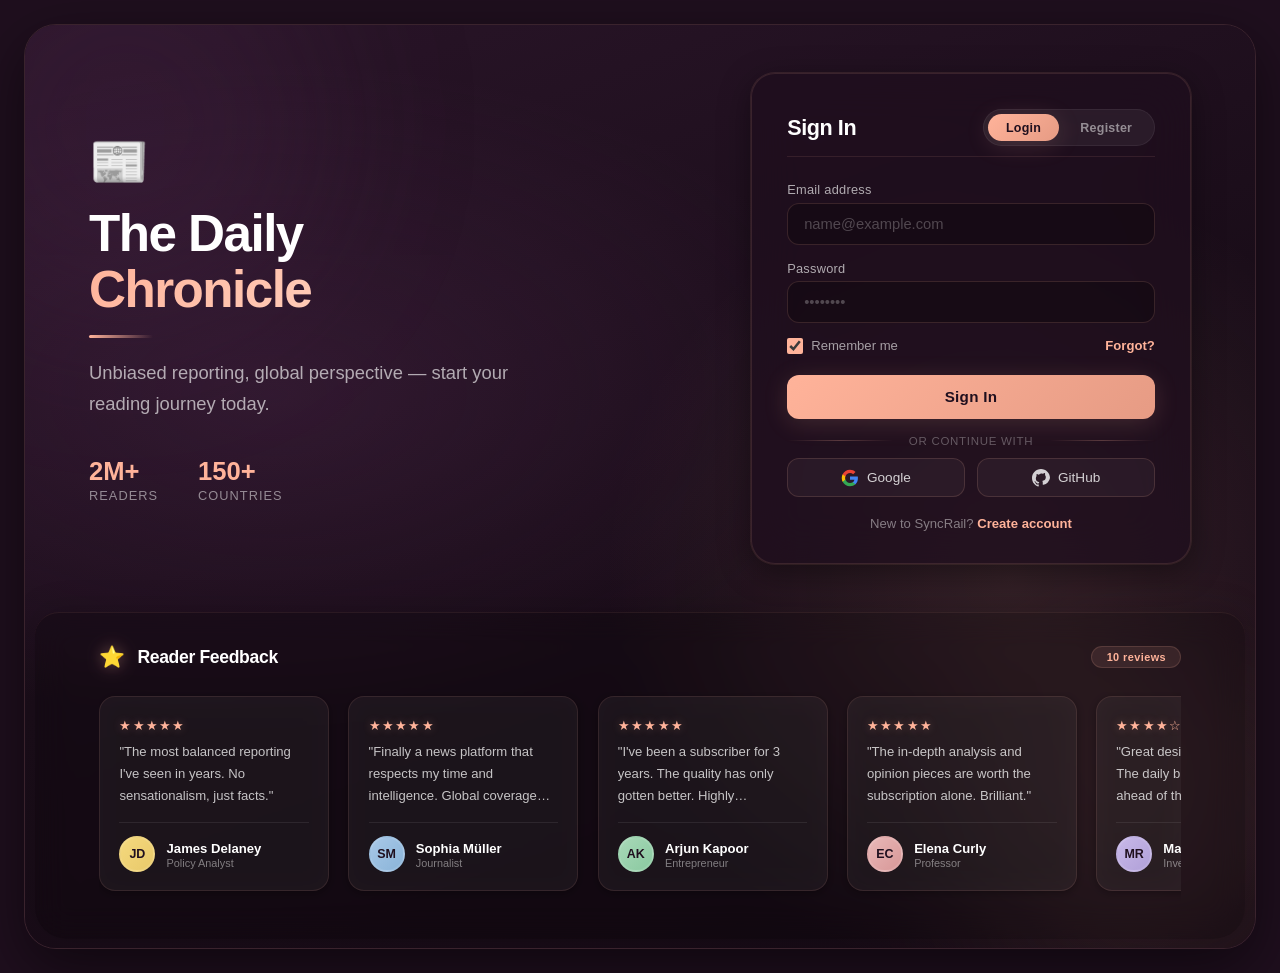
<file: news-frontend/index.html>
<!DOCTYPE html>
<html lang="en">
<head>
    <meta charset="UTF-8" />
    <meta name="viewport" content="width=device-width, initial-scale=1.0, viewport-fit=cover" />
    <title>SyncRail News • Secure Portal</title>
    <link rel="stylesheet" href="style.css" />
<base target="_blank">
</head>
<body>

    <div class="page-wrapper">

        <div class="bg-layer"></div>
        <div class="bg-orb orb-1"></div>
        <div class="bg-orb orb-2"></div>


        <div class="main-content">
            <div class="brand-side">
                <div class="brand-inner">
                    <div class="brand-icon">📰</div>
                    <h1>The Daily <span>Chronicle</span></h1>
                    <div class="brand-divider"></div>
                    <p class="brand-tagline">Unbiased reporting, global perspective — start your reading journey today.</p>
                    <div class="brand-stats">
                        <div class="stat">
                            <span class="stat-num">2M+</span>
                            <span class="stat-label">Readers</span>
                        </div>
                        <div class="stat">
                            <span class="stat-num">150+</span>
                            <span class="stat-label">Countries</span>
                        </div>
                    </div>
                </div>
            </div>


            <div class="auth-wrapper">
                <div class="auth-card">


                    <div class="auth-header">
                        <h2 id="formTitle">Sign In</h2>
                        <div class="toggle-group">
                            <button class="toggle-btn active" id="loginTab" data-form="login">Login</button>
                            <button class="toggle-btn" id="registerTab" data-form="register">Register</button>
                        </div>
                    </div>


                    <div id="loginSection">
                        <form id="loginForm" class="auth-form" novalidate>
                            <div class="input-group">
                                <label>Email address</label>
                                <input type="email" id="loginEmail" required placeholder="name@example.com" autocomplete="email" />
                            </div>
                            <div class="input-group">
                                <label>Password</label>
                                <input type="password" id="loginPassword" required placeholder="••••••••" autocomplete="current-password" />
                            </div>
                            <div class="form-row">
                                <label class="remember-me">
                                    <input type="checkbox" checked /> Remember me
                                </label>
                                <a href="#" id="linkToForgot" class="forgot-link">Forgot?</a>
                            </div>
                            <button type="submit" class="submit-btn">Sign In</button>
                        </form>

                        <div id="socialWrapper">
                            <div class="divider"><span>or continue with</span></div>
                            <div class="oauth-container">
                                <a href="http://localhost:8080/oauth2/authorization/google" class="oauth-btn google-btn">
                                    <svg viewBox="0 0 24 24" width="18" height="18" xmlns="http://www.w3.org/2000/svg">
                                        <path d="M22.56 12.25c0-.78-.07-1.53-.2-2.25H12v4.26h5.92c-.26 1.37-1.04 2.53-2.21 3.31v2.77h3.57c2.08-1.92 3.28-4.74 3.28-8.09z" fill="#4285F4"/>
                                        <path d="M12 23c2.97 0 5.46-.98 7.28-2.66l-3.57-2.77c-.98.66-2.23 1.06-3.71 1.06-2.86 0-5.29-1.93-6.16-4.53H2.18v2.84C3.99 20.53 7.7 23 12 23z" fill="#34A853"/>
                                        <path d="M5.84 14.09c-.22-.66-.35-1.36-.35-2.09s.13-1.43.35-2.09V7.06H2.18C1.43 8.55 1 10.22 1 12s.43 3.45 1.18 4.94l2.85-2.22.81-.63z" fill="#FBBC05"/>
                                        <path d="M12 5.38c1.62 0 3.06.56 4.21 1.64l3.15-3.15C17.45 2.09 14.97 1 12 1 7.7 1 3.99 3.47 2.18 7.06l3.66 2.84c.87-2.6 3.3-4.52 6.16-4.52z" fill="#EA4335"/>
                                    </svg>
                                    Google
                                </a>
                                <a href="http://localhost:8080/oauth2/authorization/github" class="oauth-btn github-btn">
                                    <svg height="18" viewBox="0 0 16 16" width="18" fill="currentColor">
                                        <path d="M8 0C3.58 0 0 3.58 0 8c0 3.54 2.29 6.53 5.47 7.59.4.07.55-.17.55-.38 0-.19-.01-.82-.01-1.49-2.01.37-2.53-.49-2.69-.94-.09-.23-.48-.94-.82-1.13-.28-.15-.68-.52-.01-.53.63-.01 1.08.58 1.23.82.72 1.21 1.87.87 2.33.66.07-.52.28-.87.51-1.07-1.54-.17-3.15-.77-3.15-3.41 0-.75.27-1.37.71-1.85-.07-.17-.31-.88.07-1.83 0 0 .58-.18 1.91.72A6.516 6.516 0 018 4c.53.01 1.07.07 1.57.21 1.33-.91 1.91-.72 1.91-.72.39.95.15 1.66.08 1.83.44.48.71 1.1.71 1.85 0 2.65-1.62 3.24-3.17 3.41.25.21.47.62.47 1.26 0 .91-.01 1.65-.01 1.87 0 .21.15.46.55.38A8.013 8.013 0 0016 8c0-4.42-3.58-8-8-8z" />
                                    </svg>
                                    GitHub
                                </a>
                            </div>
                        </div>

                        <p class="switch-text">
                            New to SyncRail? <a href="#" id="linkToRegister">Create account</a>
                        </p>
                    </div>


                    <div id="registerSection" class="hidden">
                        <form id="registerForm" class="auth-form" novalidate>
                            <div class="input-group">
                                <label>Full name</label>
                                <input type="text" id="regName" required placeholder="John Doe" />
                            </div>
                            <div class="input-group">
                                <label>Email address</label>
                                <input type="email" id="regEmail" required placeholder="name@example.com" />
                            </div>
                            <div class="input-group">
                                <label>Password</label>
                                <input type="password" id="regPassword" required placeholder="Min 8 characters" minlength="8" />
                            </div>
                            <button type="submit" class="submit-btn register-color">Send verification OTP</button>
                        </form>
                        <p class="switch-text">
                            Already registered? <a href="#" id="linkToLogin">Sign in</a>
                        </p>
                    </div>


                    <div id="otpSection" class="hidden">
                        <form id="otpForm" class="auth-form" novalidate>
                            <h2>Verify your email</h2>
                            <p class="otp-instruction">We sent a 4‑digit code to <strong id="targetEmailDisplay"></strong></p>
                            <div class="input-group">
                                <label>Enter OTP</label>
                                <input type="text" id="otpInput" required maxlength="4" placeholder="1234" inputmode="numeric" class="otp-input" />
                            </div>
                            <button type="submit" class="submit-btn otp-color">Create account</button>
                        </form>
                        <p class="switch-text">
                            <a href="#" id="backToRegister">← Change email</a>
                        </p>
                    </div>

                    <div id="forgotSection" class="hidden">
                        <form id="forgotForm" class="auth-form" novalidate>
                            <h2>Reset password</h2>
                            <p class="otp-instruction">Enter your email to receive a recovery code.</p>
                            <div class="input-group">
                                <label>Email address</label>
                                <input type="email" id="forgotEmail" required placeholder="name@example.com" />
                            </div>
                            <button type="submit" class="submit-btn">Send recovery code</button>
                        </form>
                        <p class="switch-text">
                            <a href="#" class="backToLoginClear">← Back to sign in</a>
                        </p>
                    </div>


                    <div id="resetPasswordSection" class="hidden">
                        <form id="resetPasswordForm" class="auth-form" novalidate>
                            <h2>New password</h2>
                            <p class="otp-instruction">Enter the 4‑digit code and your new password.</p>
                            <div class="input-group">
                                <label>OTP</label>
                                <input type="text" id="forgotOtpInput" required maxlength="4" placeholder="1234" inputmode="numeric" class="otp-input" />
                            </div>
                            <div class="input-group">
                                <label>New password</label>
                                <input type="password" id="forgotNewPassword" required placeholder="Min 8 characters" minlength="8" />
                            </div>
                            <button type="submit" class="submit-btn register-color">Update password</button>
                        </form>
                        <p class="switch-text">
                            <a href="#" id="backToForgotInit">← Try another email</a>
                        </p>
                    </div>

                    <div id="authAlert" class="auth-alert hidden"></div>
                </div>
            </div>

        </div>



        <section class="testimonials-section">
            <div class="testimonials-header">
                <span class="header-icon">⭐</span>
                <h3>Reader Feedback</h3>
                <span class="badge">10 reviews</span>
            </div>

            <div class="testimonials-scroll">
                <div class="testimonial-card">
                    <div class="stars">★★★★★</div>
                    <p class="quote">"The most balanced reporting I've seen in years. No sensationalism, just facts."</p>
                    <div class="user">
                        <div class="avatar gold">JD</div>
                        <div class="info"><span class="name">James Delaney</span><span class="role" style="display: block;">Policy Analyst</span></div>
                    </div>
                </div>
                <div class="testimonial-card">
                    <div class="stars">★★★★★</div>
                    <p class="quote">"Finally a news platform that respects my time and intelligence. Global coverage unmatched."</p>
                    <div class="user">
                        <div class="avatar blue">SM</div>
                        <div class="info"><span class="name">Sophia Müller</span><span class="role" style="display: block";>Journalist</span></div>
                    </div>
                </div>
                <div class="testimonial-card">
                    <div class="stars">★★★★★</div>
                    <p class="quote">"I've been a subscriber for 3 years. The quality has only gotten better. Highly recommend."</p>
                    <div class="user">
                        <div class="avatar green">AK</div>
                        <div class="info"><span class="name">Arjun Kapoor</span><span class="role" style="display: block;">Entrepreneur</span></div>
                    </div>
                </div>
                <div class="testimonial-card">
                    <div class="stars">★★★★★</div>
                    <p class="quote">"The in-depth analysis and opinion pieces are worth the subscription alone. Brilliant."</p>
                    <div class="user">
                        <div class="avatar rose">EC</div>
                        <div class="info"><span class="name">Elena Curly</span><span class="role" style="display: block;">Professor</span></div>
                    </div>
                </div>
                <div class="testimonial-card">
                    <div class="stars">★★★★☆</div>
                    <p class="quote">"Great design, great content. The daily briefings keep me ahead of the curve."</p>
                    <div class="user">
                        <div class="avatar purple">MR</div>
                        <div class="info"><span class="name">Marcus Reed</span><span class="role" style="display: block;">Investor</span></div>
                    </div>
                </div>
                <div class="testimonial-card">
                    <div class="stars">★★★★★</div>
                    <p class="quote">"The Chronicle has become my morning ritual. First thing I open with my coffee."</p>
                    <div class="user">
                        <div class="avatar gold">LW</div>
                        <div class="info"><span class="name">Linda Wu</span><span class="role" style="display: block;">Designer</span></div>
                    </div>
                </div>
                <div class="testimonial-card">
                    <div class="stars">★★★★★</div>
                    <p class="quote">"Transparency and commitment to truth — a rare find in today's media landscape."</p>
                    <div class="user">
                        <div class="avatar blue">DR</div>
                        <div class="info"><span class="name">David Richard</span><span class="role" style="display: block;">Lawyer</span></div>
                    </div>
                </div>
                <div class="testimonial-card">
                    <div class="stars">★★★★★</div>
                    <p class="quote">"Best decision I made was switching to SyncRail. No clickbait, just quality."</p>
                    <div class="user">
                        <div class="avatar green">NP</div>
                        <div class="info"><span class="name">Nina Patel</span><span class="role" style="display: block;">Doctor</span></div>
                    </div>
                </div>
                <div class="testimonial-card">
                    <div class="stars">★★★★★</div>
                    <p class="quote">"International coverage is superb. I feel more informed about the world than ever."</p>
                    <div class="user">
                        <div class="avatar rose">TO</div>
                        <div class="info"><span class="name">Tunde Opin</span><span class="role" style="display: block;">Consultant</span></div>
                    </div>
                </div>
                <div class="testimonial-card">
                    <div class="stars">★★★★★</div>
                    <p class="quote">"I've recommended this to all my colleagues. The most reliable news source out there."</p>
                    <div class="user">
                        <div class="avatar purple">HS</div>
                        <div class="info"><span class="name">Hannah Shelby</span><span class="role" style="display: block;">Teacher</span></div>
                    </div>
                </div>
            </div>
        </section>

    </div>

    <script src="app.js"></script>
</body>
</html>
</file>
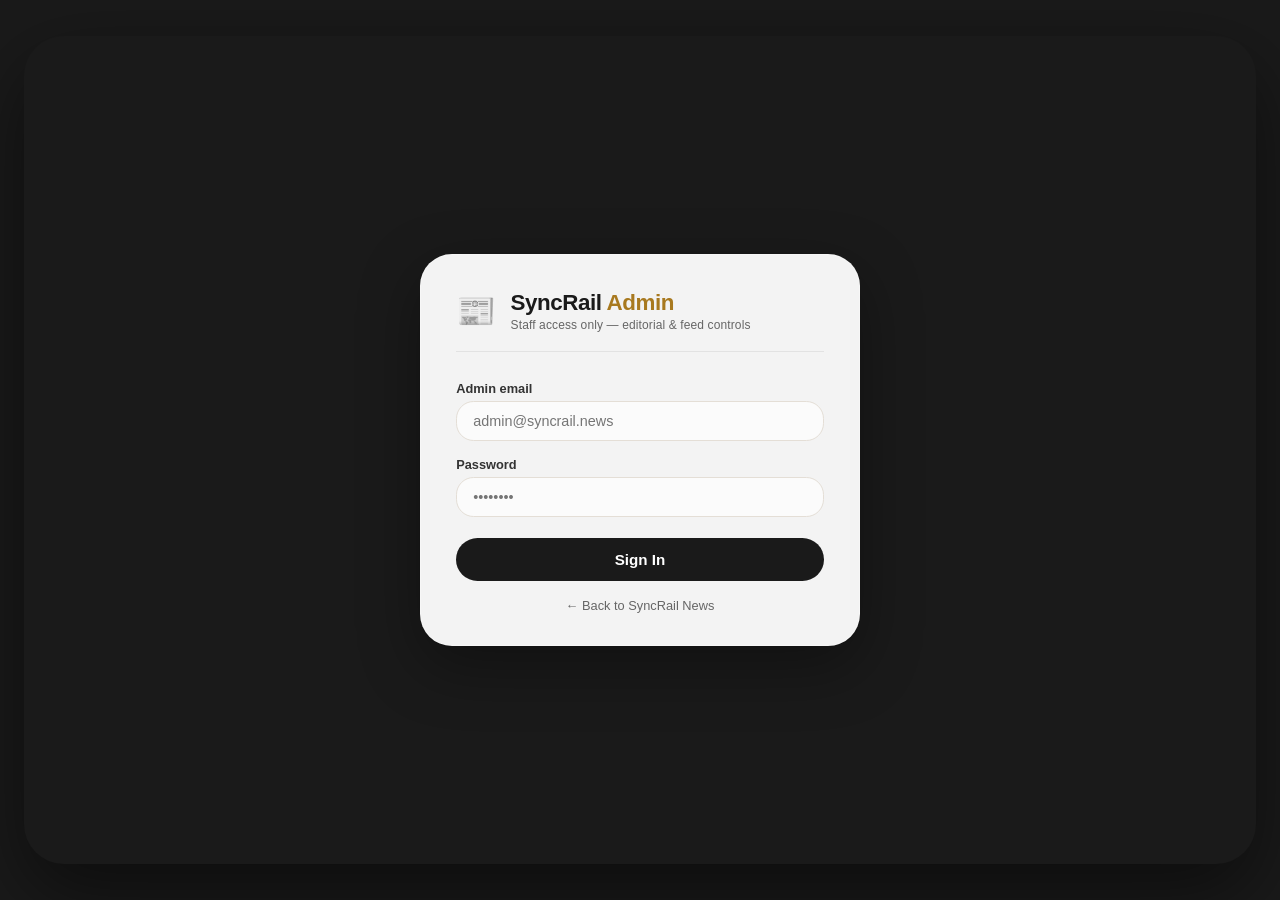
<file: news-frontend/admin-dashboard.html>
<!DOCTYPE html>
<html lang="en">
<head>
    <meta charset="UTF-8" />
    <meta name="viewport" content="width=device-width, initial-scale=1.0, viewport-fit=cover" />
    <title>SyncRail News • Admin Dashboard</title>
    <link rel="stylesheet" href="admin-dashboard.css" />
</head>
<body>
    <div class="dash-shell">


        <aside class="sidebar">
            <div class="sidebar-spine">
                <span class="spine-text">SYNCRAIL&nbsp;ADMIN</span>
            </div>

            <div class="sidebar-body">
                <div class="sidebar-brand">
                    <span class="brand-icon">📰</span>
                    <div>
                        <h1>SyncRail</h1>
                        <p>Admin Console</p>
                    </div>
                </div>

                <nav class="sidebar-nav">
                    <button class="nav-item active" data-panel="feedHealth">
                        <span class="nav-icon">📡</span> Feed Health
                    </button>
                    <button class="nav-item" data-panel="newsPanel">
                        <span class="nav-icon">📝</span> News Articles
                    </button>
                    <button class="nav-item" data-panel="sourcesPanel">
                        <span class="nav-icon">🔗</span> RSS Sources
                    </button>
                </nav>

                <div class="sidebar-footer">
                    <div class="admin-chip">
                        <span class="admin-chip-avatar">A</span>
                        <span class="admin-chip-email" id="adminEmailChip">admin</span>
                    </div>
                    <button class="logout-btn" id="logoutBtn">Log out</button>
                </div>
            </div>
        </aside>


        <main class="dash-main">


<section class="panel active" id="feedHealth">
    <header class="panel-header">
        <div>
            <h2>Feed Health</h2>
            <p class="panel-sub">Live status of every RSS source being polled</p>
        </div>
        <div style="display: flex; gap: 0.6rem; align-items: center;">
            <button class="primary-btn" id="fetchNowBtn">📡 Fetch News Now</button>
            <button class="ghost-btn" id="refreshHealthBtn">↻ Refresh</button>
        </div>
    </header>

    <div class="stat-row" id="healthStatRow"></div>

    <div class="table-card">
        <table class="data-table" id="healthTable">
            <thead>
                <tr>
                    <th>Feed</th>
                    <th>Status</th>
                    <th>Last checked</th>
                    <th>Detail</th>
                </tr>
            </thead>
            <tbody id="healthTableBody">
                <tr><td colspan="4" class="empty-row">Loading feed health…</td></tr>
            </tbody>
        </table>
    </div>
</section>


            <section class="panel" id="newsPanel">
                <header class="panel-header">
                    <div>
                        <h2>News Articles</h2>
                        <p class="panel-sub">Create, edit or remove articles manually</p>
                    </div>
                    <div style="display: flex; gap: 0.6rem; align-items: center;">
                        <button class="ghost-btn" id="refreshNewsBtn">↻ Refresh</button>
                        <button class="primary-btn" id="addNewsBtn">+ Add article</button>
                    </div>
                </header>

                <div class="table-card">
                    <table class="data-table" id="newsTable">
                        <thead>
                            <tr>
                                <th>Title</th>
                                <th>Category</th>
                                <th>Source</th>
                                <th>Published</th>
                                <th></th>
                            </tr>
                        </thead>
                        <tbody id="newsTableBody">
                            <tr><td colspan="5" class="empty-row">Loading articles…</td></tr>
                        </tbody>
                    </table>
                </div>
            </section>


            <section class="panel" id="sourcesPanel">
                <header class="panel-header">
                    <div>
                        <h2>RSS Sources</h2>
                        <p class="panel-sub">Feeds the aggregator polls for new stories</p>
                    </div>
                    <div style="display: flex; gap: 0.6rem; align-items: center;">
                        <button class="ghost-btn" id="refreshSourcesBtn">↻ Refresh</button>
                        <button class="primary-btn" id="addSourceBtn">+ Add source</button>
                    </div>
                </header>

                <div class="table-card">
                    <table class="data-table" id="sourcesTable">
                        <thead>
                            <tr>
                                <th>Source</th>
                                <th>RSS URL</th>
                                <th>Category</th>
                                <th>Active</th>
                                <th></th>
                            </tr>
                        </thead>
                        <tbody id="sourcesTableBody">
                            <tr><td colspan="5" class="empty-row">Loading sources…</td></tr>
                        </tbody>
                    </table>
                </div>
            </section>

        </main>
    </div>


    <div class="modal-overlay hidden" id="newsModalOverlay">
        <div class="modal-card">
            <div class="modal-header">
                <h3 id="newsModalTitle">Add article</h3>
                <button class="modal-close" data-close="newsModalOverlay">✕</button>
            </div>
            <form id="newsForm">
                <input type="hidden" id="newsId" />
                <div class="input-group">
                    <label>Title</label>
                    <input type="text" id="newsTitle" required placeholder="Headline" />
                </div>
                <div class="input-group">
                    <label>Category</label>
                    <input type="text" id="newsCategory" required placeholder="e.g. Markets, Technology" />
                </div>
                <div class="input-group">
                    <label>Content</label>
                    <textarea id="newsContent" rows="6" required placeholder="Full article body…"></textarea>
                </div>
                <div class="modal-actions">
                    <button type="button" class="ghost-btn" data-close="newsModalOverlay">Cancel</button>
                    <button type="submit" class="primary-btn" id="newsSaveBtn">Save article</button>
                </div>
            </form>
        </div>
    </div>


    <div class="modal-overlay hidden" id="sourceModalOverlay">
        <div class="modal-card">
            <div class="modal-header">
                <h3 id="sourceModalTitle">Add source</h3>
                <button class="modal-close" data-close="sourceModalOverlay">✕</button>
            </div>
            <form id="sourceForm">
                <input type="hidden" id="sourceId" />
                <div class="input-group">
                    <label>Source name</label>
                    <input type="text" id="sourceName" required placeholder="e.g. TechCrunch" />
                </div>
                <div class="input-group">
                    <label>RSS URL</label>
                    <input type="url" id="sourceRssUrl" required placeholder="https://example.com/feed" />
                </div>
                <div class="input-group">
                    <label>Category</label>
                    <input type="text" id="sourceCategory" required placeholder="e.g. Technology" />
                </div>
                <div class="input-group input-group--inline">
                    <label class="switch-label">
                        <input type="checkbox" id="sourceActive" checked />
                        Active — poll this feed
                    </label>
                </div>
                <div class="modal-actions">
                    <button type="button" class="ghost-btn" data-close="sourceModalOverlay">Cancel</button>
                    <button type="submit" class="primary-btn" id="sourceSaveBtn">Save source</button>
                </div>
            </form>
        </div>
    </div>
    <div id="dashToast" class="dash-toast hidden"></div>

    <script src="admin-dashboard.js"></script>
</body>
</html>
</file>
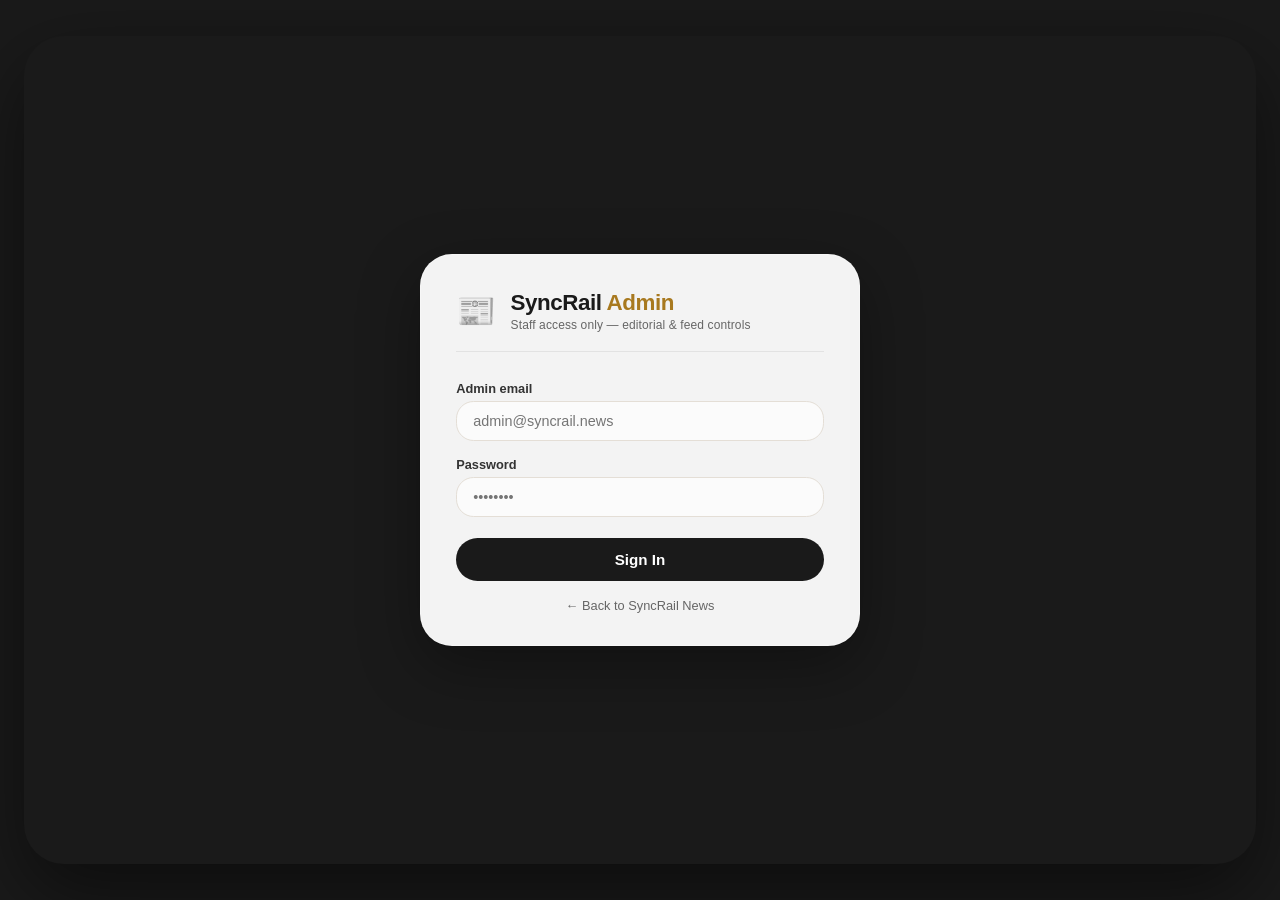
<file: news-frontend/admin-login.html>
<!DOCTYPE html>
<html lang="en">
<head>
    <meta charset="UTF-8" />
    <meta name="viewport" content="width=device-width, initial-scale=1.0, viewport-fit=cover" />
    <title>SyncRail News • Admin Access</title>
    <link rel="stylesheet" href="admin-login.css" />
</head>
<body>
    <div class="page-wrapper">
        <div class="bg-layer"></div>

        <div class="admin-login-shell">
            <div class="admin-card">

                <div class="admin-masthead">
                    <span class="masthead-icon">📰</span>
                    <div class="masthead-text">
                        <h1>SyncRail <span>Admin</span></h1>
                        <p class="masthead-tag">Staff access only — editorial &amp; feed controls</p>
                    </div>
                </div>


                <div id="loginState">
                    <form id="adminLoginForm" novalidate>
                        <div class="input-group">
                            <label for="adminEmail">Admin email</label>
                            <input type="email" id="adminEmail" required placeholder="admin@syncrail.news" autocomplete="username" />
                        </div>
                        <div class="input-group">
                            <label for="adminPassword">Password</label>
                            <input type="password" id="adminPassword" required placeholder="••••••••" autocomplete="current-password" />
                        </div>
                        <button type="submit" class="submit-btn" id="adminLoginBtn">
                            <span class="btn-label">Sign In</span>
                            <span class="btn-spinner hidden"></span>
                        </button>
                    </form>
                    <p class="back-link"><a href="index.html">← Back to SyncRail News</a></p>
                </div>


                <div id="choiceState" class="hidden">
                    <div class="choice-intro">
                        <span class="role-badge">ADMIN VERIFIED</span>
                        <h2>Welcome back, <span id="adminNameDisplay">Admin</span></h2>
                        <p>Where would you like to go?</p>
                    </div>

                    <div class="choice-grid">
                        <button type="button" class="choice-card" id="goToFeedBtn">
                            <span class="choice-icon">📰</span>
                            <span class="choice-title">Continue to News Feed</span>
                            <span class="choice-desc">Browse SyncRail as a reader</span>
                        </button>

                        <button type="button" class="choice-card choice-card--admin" id="goToDashboardBtn">
                            <span class="choice-icon">🛠️</span>
                            <span class="choice-title">Continue to Admin Dashboard</span>
                            <span class="choice-desc">Manage feeds, news &amp; sources</span>
                        </button>
                    </div>

                    <button type="button" class="switch-account-btn" id="switchAccountBtn">Sign in with a different account</button>
                </div>

                <div id="adminAlert" class="admin-alert hidden"></div>
            </div>
        </div>
    </div>

    <script src="admin-login.js"></script>
</body>
</html>
</file>
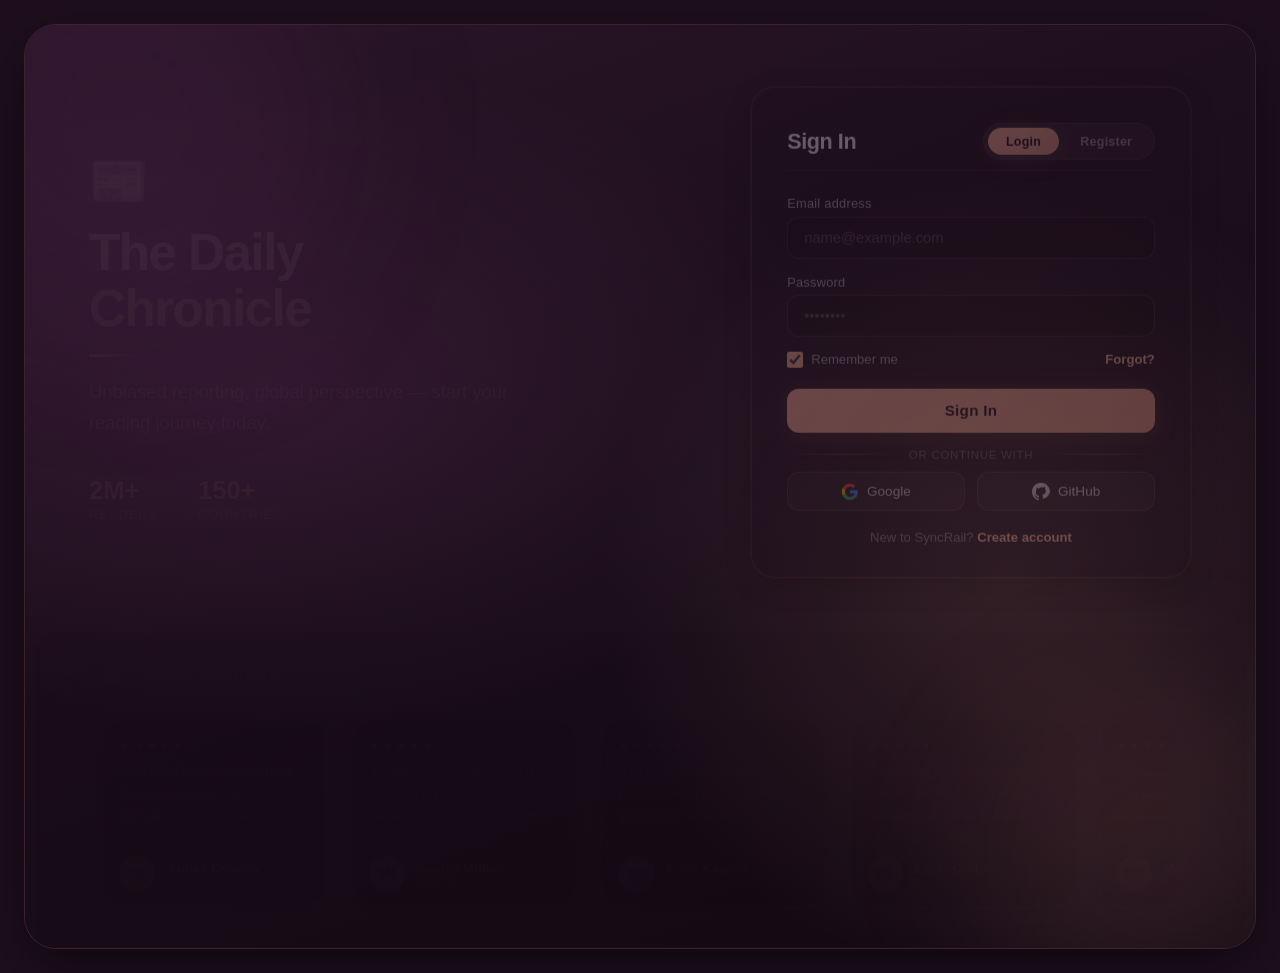
<file: news-frontend/feed.html>
<!DOCTYPE html>
<html lang="en">
<head>
    <meta charset="UTF-8">
    <meta name="viewport" content="width=device-width, initial-scale=1.0">
    <title>The Daily Chronicle — Your Intelligence Feed</title>
    <link rel="stylesheet" href="feed.css">
    <link rel="stylesheet" href="https://cdnjs.cloudflare.com/ajax/libs/font-awesome/6.4.0/css/all.min.css">
</head>
<body>
    <div class="site-header-sticky">
    <header class="main-header">
        <div class="nav-container">
            <div class="brand">
                <i class="fa-solid fa-newspaper brand-icon"></i>
                <h1>The Daily <span>Chronicle</span></h1>
            </div>
            
            <div class="search-bar-wrapper">
                <i class="fa-solid fa-magnifying-glass search-icon"></i>
                <input type="text" id="globalSearchInput" placeholder="Search insights, sports events, tech...">
            </div>

            <div class="user-profile-zone">
                <button id="btnSaved" class="btn-logout-client" title="Saved articles"><i class="fa-solid fa-bookmark"></i></button>
                <button id="btnHistory" class="btn-logout-client" title="Reading history"><i class="fa-solid fa-clock-rotate-left"></i></button>
                <span id="userEmailDisplay" class="user-email">reader@chronicle.com</span>
                <button id="btnLogout" class="btn-logout-client"><i class="fa-solid fa-right-from-bracket"></i></button>
            </div>
        </div>
    </header>

    <nav class="category-navbar">
    <div class="categories-wrapper" id="categoryPillsWrapper">
        <button class="category-pill active" data-category="ALL">All Stories</button>
        <button class="category-pill" id="forYouPill" data-category="FORYOU"><i class="fa-solid fa-star"></i> For You</button>
        </div>
</nav>
</div>

    <main class="feed-layout-container">
        <div id="viewModeBanner" class="view-mode-banner hidden">
            <span id="viewModeLabel"></span>
            <button id="btnBackToFeed"><i class="fa-solid fa-arrow-left"></i> Back to feed</button>
        </div>

        <div id="feedLoader" class="loader-container hidden">
            <div class="spinner"></div>
            <p>Syncing latest intelligence nodes...</p>
        </div>

        <div id="newsGridWorkspace" class="news-grid-workspace">
            </div>

        <div class="pagination-panel">
            <button id="btnPrevPage" class="pagination-btn" disabled><i class="fa-solid fa-arrow-left"></i> Previous</button>
            <span id="pageInfoDisplay" class="page-counter-text">Page 1 of 1</span>
            <button id="btnNextPage" class="pagination-btn" disabled>Next <i class="fa-solid fa-arrow-right"></i></button>
        </div>
    </main>

    <div id="aiSummaryModal" class="summary-modal-overlay hidden">
        <div class="summary-modal-card">
            <div class="modal-header">
                <div class="ai-title-group">
                    <i class="fa-solid fa-wand-magic-sparkles ai-sparkle-icon"></i>
                    <h2>AI Engine Executive Summary</h2>
                </div>
                <button id="btnCloseModal" class="btn-close-modal">&times;</button>
            </div>
            <div class="modal-body-content">
                <h3 id="modalArticleTitle" class="modal-target-title">Article Title Placeholder</h3>
                <div class="summary-meta-row">
                    <span id="modalArticleSource" class="meta-badge"><i class="fa-solid fa-globe"></i> Source</span>
                    <span id="modalArticleCategory" class="meta-badge category"><i class="fa-solid fa-layer-group"></i> Category</span>
                </div>
                <hr class="modal-divider">
                <p id="modalAiSummaryText" class="ai-summary-text-render">
                    Fetching generated semantic vectors...
                </p>
            </div>
            <div class="modal-footer-branding">
                <small><i class="fa-solid fa-shield-halved"></i> Powered by SyncRail Core AiSummarizationService</small>
            </div>
        </div>
    </div>

    <script src="feed.js"></script>
</body>
</html>
</file>
<file: news-frontend/style.css>
*,
*::before,
*::after {
    margin: 0;
    padding: 0;
    box-sizing: border-box;
}

:root {
    --plum: #542A52;
    --plum-light: #6d3a6a;
    --plum-dark: #3a1c38;
    --plum-darker: #1f0f1e;
    --plum-glow: rgba(84, 42, 82, 0.35);
    --peach: #FFB39A;
    --peach-light: #ffcbb8;
    --peach-dim: #e69b84;
    --peach-glow: rgba(255, 179, 154, 0.25);
    --peach-glow-strong: rgba(255, 179, 154, 0.45);
    --glass-bg: rgba(31, 15, 30, 0.72);
    --glass-border: rgba(255, 179, 154, 0.12);
    --radius-sm: 12px;
    --radius-md: 16px;
    --radius-lg: 24px;
    --radius-xl: 32px;
    --shadow-sm: 0 2px 8px rgba(0, 0, 0, 0.3);
    --shadow-md: 0 8px 32px rgba(0, 0, 0, 0.4);
    --shadow-lg: 0 20px 60px rgba(0, 0, 0, 0.5);
    --shadow-peach: 0 4px 24px rgba(255, 179, 154, 0.15);
    --transition: all 0.25s cubic-bezier(0.4, 0, 0.2, 1);
}

body {
    font-family: 'Inter', -apple-system, BlinkMacSystemFont, 'Segoe UI', Roboto, Helvetica, Arial, sans-serif;
    min-height: 100vh;
    background: var(--plum-darker);
    display: flex;
    align-items: center;
    justify-content: center;
    padding: 1.5rem;
    color: #f5e6f0;
}


.page-wrapper {
    position: relative;
    width: 100%;
    max-width: 1440px;
    min-height: 92vh;
    border-radius: var(--radius-xl);
    overflow: hidden;
    box-shadow: var(--shadow-lg);
    display: flex;
    flex-direction: column;
    border: 1px solid var(--glass-border);
}


.bg-layer {
    position: absolute;
    inset: 0;
    background:
        radial-gradient(ellipse 80% 60% at 20% 40%, rgba(84, 42, 82, 0.35) 0%, transparent 60%),
        radial-gradient(ellipse 60% 80% at 80% 60%, rgba(255, 179, 154, 0.12) 0%, transparent 55%),
        linear-gradient(160deg, #2a1529 0%, #1a0d19 50%, #150a14 100%);
    z-index: 0;
}

.bg-orb {
    position: absolute;
    border-radius: 50%;
    filter: blur(80px);
    z-index: 0;
    opacity: 0.5;
    animation: orbFloat 12s ease-in-out infinite;
}

.orb-1 {
    width: 400px;
    height: 400px;
    background: rgba(84, 42, 82, 0.45);
    top: -100px;
    left: -100px;
    animation-delay: 0s;
}

.orb-2 {
    width: 350px;
    height: 350px;
    background: rgba(255, 179, 154, 0.18);
    bottom: -80px;
    right: -80px;
    animation-delay: -6s;
}

@keyframes orbFloat {
    0%, 100% { transform: translate(0, 0) scale(1); }
    33% { transform: translate(30px, -20px) scale(1.05); }
    66% { transform: translate(-20px, 15px) scale(0.95); }
}


.main-content {
    position: relative;
    z-index: 1;
    display: flex;
    flex-direction: row;
    align-items: stretch;
    justify-content: space-between;
    padding: 3rem 4rem;
    gap: 3rem;
    flex: 1;
}


.brand-side {
    flex: 1;
    display: flex;
    align-items: center;
    justify-content: flex-start;
    color: #fff;
    padding-right: 1rem;
}

.brand-inner {
    max-width: 440px;
    animation: fadeInUp 0.8s ease backwards;
}

.brand-icon {
    font-size: 3rem;
    margin-bottom: 1rem;
    display: inline-block;
    animation: gentleBounce 3s ease-in-out infinite;
}

@keyframes gentleBounce {
    0%, 100% { transform: translateY(0); }
    50% { transform: translateY(-6px); }
}

.brand-inner h1 {
    font-size: 3.2rem;
    font-weight: 800;
    letter-spacing: -0.03em;
    line-height: 1.1;
    margin-bottom: 0.6rem;
    color: #fff;
}

.brand-inner h1 span {
    background: linear-gradient(135deg, var(--peach) 0%, var(--peach-light) 100%);
    -webkit-background-clip: text;
    -webkit-text-fill-color: transparent;
    background-clip: text;
}

.brand-divider {
    width: 64px;
    height: 3px;
    background: linear-gradient(90deg, var(--peach), transparent);
    margin: 1rem 0 1.2rem 0;
    border-radius: 4px;
}

.brand-tagline {
    font-size: 1.15rem;
    font-weight: 300;
    opacity: 0.85;
    line-height: 1.7;
    color: rgba(255, 255, 255, 0.75);
    margin-bottom: 2.5rem;
}

.brand-stats {
    display: flex;
    gap: 2.5rem;
}

.stat {
    display: flex;
    flex-direction: column;
    gap: 0.2rem;
}

.stat-num {
    font-size: 1.6rem;
    font-weight: 700;
    color: var(--peach);
    line-height: 1;
}

.stat-label {
    font-size: 0.8rem;
    color: rgba(255, 255, 255, 0.5);
    text-transform: uppercase;
    letter-spacing: 0.08em;
}


.auth-wrapper {
    display: flex;
    align-items: center;
    justify-content: flex-end;
    flex: 0 0 auto;
    width: 100%;
    max-width: 440px;
    animation: fadeInUp 0.8s ease 0.15s backwards;
}

.auth-card {
    width: 100%;
    background: var(--glass-bg);
    backdrop-filter: blur(24px);
    -webkit-backdrop-filter: blur(24px);
    border-radius: var(--radius-lg);
    padding: 2.2rem 2.2rem 1.8rem;
    box-shadow: var(--shadow-md), 0 0 0 1px var(--glass-border);
    border: 1px solid var(--glass-border);
    transition: var(--transition);
}

.auth-card:hover {
    box-shadow: var(--shadow-md), 0 0 0 1px rgba(255, 179, 154, 0.2), var(--shadow-peach);
    transform: translateY(-2px);
}

.auth-header {
    display: flex;
    align-items: center;
    justify-content: space-between;
    margin-bottom: 1.6rem;
    padding-bottom: 0.6rem;
    border-bottom: 1px solid rgba(255, 179, 154, 0.1);
}

.auth-header h2 {
    font-size: 1.35rem;
    font-weight: 700;
    color: #fff;
    letter-spacing: -0.02em;
}

.toggle-group {
    display: flex;
    gap: 0.25rem;
    background: rgba(255, 255, 255, 0.06);
    padding: 0.25rem;
    border-radius: 2.5rem;
    border: 1px solid rgba(255, 255, 255, 0.06);
}

.toggle-btn {
    background: transparent;
    border: none;
    padding: 0.4rem 1.1rem;
    border-radius: 2rem;
    font-size: 0.78rem;
    font-weight: 600;
    color: rgba(255, 255, 255, 0.5);
    cursor: pointer;
    transition: var(--transition);
    font-family: inherit;
    letter-spacing: 0.02em;
}

.toggle-btn.active {
    background: linear-gradient(135deg, var(--peach) 0%, var(--peach-dim) 100%);
    color: var(--plum-darker);
    box-shadow: var(--shadow-peach);
}

.toggle-btn:hover:not(.active) {
    color: rgba(255, 255, 255, 0.85);
}


.auth-form {
    display: flex;
    flex-direction: column;
    gap: 1rem;
}

.auth-form h2 {
    font-size: 1.15rem;
    font-weight: 700;
    color: #fff;
    margin-bottom: 0.1rem;
}

.otp-instruction {
    font-size: 0.88rem;
    color: rgba(255, 255, 255, 0.6);
    margin-top: -0.2rem;
    margin-bottom: 0.3rem;
    line-height: 1.5;
}

.otp-instruction strong {
    color: var(--peach);
    font-weight: 600;
}


.input-group {
    display: flex;
    flex-direction: column;
    gap: 0.35rem;
}

.input-group label {
    font-size: 0.8rem;
    font-weight: 500;
    color: rgba(255, 255, 255, 0.65);
    letter-spacing: 0.02em;
}

.input-group input {
    padding: 0.75rem 1rem;
    border: 1.5px solid rgba(255, 179, 154, 0.15);
    border-radius: var(--radius-sm);
    font-size: 0.92rem;
    font-family: inherit;
    background: rgba(0, 0, 0, 0.25);
    transition: var(--transition);
    color: #fff;
    width: 100%;
}

.input-group input:focus {
    outline: none;
    border-color: var(--peach);
    background: rgba(0, 0, 0, 0.35);
    box-shadow: 0 0 0 4px var(--peach-glow);
}

.input-group input::placeholder {
    color: rgba(255, 255, 255, 0.25);
    font-weight: 400;
}

.otp-input {
    text-align: center;
    font-size: 1.5rem;
    letter-spacing: 0.6rem;
    font-weight: 700;
    font-family: 'Inter', monospace;
}


.form-row {
    display: flex;
    align-items: center;
    justify-content: space-between;
    margin-top: -0.1rem;
    font-size: 0.82rem;
}

.form-row .remember-me {
    display: flex;
    align-items: center;
    gap: 0.5rem;
    color: rgba(255, 255, 255, 0.6);
    font-weight: 500;
    cursor: pointer;
    transition: color 0.2s;
}

.form-row .remember-me:hover {
    color: rgba(255, 255, 255, 0.85);
}

.form-row .remember-me input[type="checkbox"] {
    width: 16px;
    height: 16px;
    accent-color: var(--peach);
    cursor: pointer;
    border-radius: 4px;
}

.forgot-link {
    color: var(--peach);
    text-decoration: none;
    font-weight: 600;
    font-size: 0.82rem;
    transition: var(--transition);
    position: relative;
}

.forgot-link::after {
    content: '';
    position: absolute;
    bottom: -2px;
    left: 0;
    width: 0;
    height: 1px;
    background: var(--peach);
    transition: width 0.3s ease;
}

.forgot-link:hover::after {
    width: 100%;
}

.forgot-link:hover {
    color: var(--peach-light);
}


.submit-btn {
    padding: 0.85rem;
    border: none;
    border-radius: var(--radius-sm);
    background: linear-gradient(135deg, var(--peach) 0%, var(--peach-dim) 100%);
    color: var(--plum-darker);
    font-size: 0.95rem;
    font-weight: 700;
    font-family: inherit;
    cursor: pointer;
    transition: var(--transition);
    margin-top: 0.3rem;
    letter-spacing: 0.02em;
    box-shadow: var(--shadow-peach);
}

.submit-btn:hover {
    background: linear-gradient(135deg, var(--peach-light) 0%, var(--peach) 100%);
    transform: translateY(-2px);
    box-shadow: 0 6px 28px rgba(255, 179, 154, 0.35);
}

.submit-btn:active {
    transform: translateY(0) scale(0.98);
}

.register-color {
    background: linear-gradient(135deg, var(--plum) 0%, var(--plum-light) 100%);
    color: #fff;
    box-shadow: 0 4px 20px rgba(84, 42, 82, 0.4);
}

.register-color:hover {
    background: linear-gradient(135deg, var(--plum-light) 0%, var(--plum) 100%);
    box-shadow: 0 6px 28px rgba(84, 42, 82, 0.5);
}

.otp-color {
    background: linear-gradient(135deg, var(--plum-light) 0%, var(--plum) 100%);
    color: #fff;
    box-shadow: 0 4px 20px rgba(84, 42, 82, 0.4);
}

.otp-color:hover {
    background: linear-gradient(135deg, #7a4576 0%, var(--plum-light) 100%);
    box-shadow: 0 6px 28px rgba(84, 42, 82, 0.5);
}


.divider {
    display: flex;
    align-items: center;
    gap: 1rem;
    margin: 1rem 0 0.7rem;
    color: rgba(255, 255, 255, 0.3);
    font-size: 0.72rem;
    font-weight: 500;
    letter-spacing: 0.06em;
    text-transform: uppercase;
}

.divider::before,
.divider::after {
    content: '';
    flex: 1;
    height: 1px;
    background: linear-gradient(90deg, transparent, rgba(255, 179, 154, 0.25), transparent);
}


.oauth-container {
    display: flex;
    gap: 0.8rem;
}

.oauth-btn {
    flex: 1;
    display: inline-flex;
    align-items: center;
    justify-content: center;
    gap: 0.5rem;
    padding: 0.6rem 0.4rem;
    border-radius: var(--radius-sm);
    border: 1.5px solid rgba(255, 179, 154, 0.15);
    background: rgba(255, 255, 255, 0.04);
    font-size: 0.85rem;
    font-weight: 500;
    color: rgba(255, 255, 255, 0.8);
    text-decoration: none;
    transition: var(--transition);
    cursor: pointer;
    font-family: inherit;
}

.oauth-btn:hover {
    background: rgba(255, 179, 154, 0.08);
    border-color: rgba(255, 179, 154, 0.35);
    color: #fff;
    transform: translateY(-1px);
}

.oauth-btn svg {
    flex-shrink: 0;
}


.switch-text {
    text-align: center;
    font-size: 0.82rem;
    color: rgba(255, 255, 255, 0.45);
    margin-top: 1.2rem;
    margin-bottom: 0.2rem;
}

.switch-text a {
    color: var(--peach);
    font-weight: 600;
    text-decoration: none;
    transition: var(--transition);
    position: relative;
}

.switch-text a::after {
    content: '';
    position: absolute;
    bottom: -2px;
    left: 0;
    width: 0;
    height: 1px;
    background: var(--peach);
    transition: width 0.3s ease;
}

.switch-text a:hover::after {
    width: 100%;
}

.switch-text a:hover {
    color: var(--peach-light);
}


.hidden {
    display: none !important;
}


.auth-alert {
    margin-top: 1rem;
    padding: 0.75rem 1rem;
    border-radius: var(--radius-sm);
    background: rgba(255, 179, 154, 0.1);
    color: var(--peach);
    font-size: 0.82rem;
    text-align: center;
    font-weight: 500;
    border: 1px solid rgba(255, 179, 154, 0.2);
    animation: fadeIn 0.3s ease;
}

.auth-alert.hidden {
    display: none;
}

.testimonials-section {
    position: relative;
    z-index: 1;
    background: rgba(0, 0, 0, 0.2);
    backdrop-filter: blur(16px);
    -webkit-backdrop-filter: blur(16px);
    border-top: 1px solid rgba(255, 179, 154, 0.08);
    padding: 2rem 4rem 2.2rem;
    margin: 0 0.6rem 0.6rem 0.6rem;
    border-radius: var(--radius-lg) var(--radius-lg) var(--radius-xl) var(--radius-xl);
    box-shadow: 0 -4px 30px rgba(0, 0, 0, 0.15);
    animation: fadeInUp 0.8s ease 0.3s backwards;
}

.testimonials-header {
    display: flex;
    align-items: center;
    gap: 0.8rem;
    margin-bottom: 1.4rem;
}

.testimonials-header .header-icon {
    font-size: 1.3rem;
    filter: drop-shadow(0 0 8px rgba(255, 179, 154, 0.4));
}

.testimonials-header h3 {
    font-size: 1.1rem;
    font-weight: 700;
    color: #fff;
    letter-spacing: -0.02em;
}

.testimonials-header .badge {
    margin-left: auto;
    background: rgba(255, 179, 154, 0.1);
    color: var(--peach);
    padding: 0.25rem 0.9rem;
    border-radius: 2rem;
    font-size: 0.68rem;
    font-weight: 600;
    letter-spacing: 0.04em;
    border: 1px solid rgba(255, 179, 154, 0.15);
}


.testimonials-scroll {
    display: flex;
    gap: 1.2rem;
    overflow-x: auto;
    padding: 0.3rem 0.1rem 0.8rem 0.1rem;
    scroll-snap-type: x mandatory;
    -webkit-overflow-scrolling: touch;
}

.testimonials-scroll::-webkit-scrollbar {
    height: 5px;
}
.testimonials-scroll::-webkit-scrollbar-track {
    background: rgba(255, 255, 255, 0.04);
    border-radius: 12px;
}
.testimonials-scroll::-webkit-scrollbar-thumb {
    background: rgba(255, 179, 154, 0.25);
    border-radius: 12px;
}
.testimonials-scroll::-webkit-scrollbar-thumb:hover {
    background: rgba(255, 179, 154, 0.4);
}


.testimonial-card {
    flex: 0 0 230px;
    max-width: 230px;
    background: rgba(255, 255, 255, 0.05);
    backdrop-filter: blur(12px);
    border-radius: var(--radius-md);
    padding: 1.3rem 1.2rem 1.1rem;
    scroll-snap-align: start;
    border: 1px solid rgba(255, 179, 154, 0.1);
    box-shadow: var(--shadow-sm);
    transition: var(--transition);
    display: flex;
    flex-direction: column;
}

.testimonial-card:hover {
    transform: translateY(-6px);
    box-shadow: 0 12px 32px rgba(0, 0, 0, 0.25), 0 0 0 1px rgba(255, 179, 154, 0.2);
    border-color: rgba(255, 179, 154, 0.2);
    background: rgba(255, 255, 255, 0.07);
}

.testimonial-card .stars {
    color: var(--peach);
    font-size: 0.82rem;
    letter-spacing: 0.08rem;
    margin-bottom: 0.5rem;
    text-shadow: 0 0 10px rgba(255, 179, 154, 0.3);
}

.testimonial-card .quote {
    font-size: 0.82rem;
    line-height: 1.65;
    color: rgba(255, 255, 255, 0.75);
    flex: 1;
    margin-bottom: 1rem;
    display: -webkit-box;
    -webkit-line-clamp: 3;
    -webkit-box-orient: vertical;
    overflow: hidden;
    font-weight: 400;
}

.testimonial-card .user {
    display: flex;
    align-items: center;
    gap: 0.7rem;
    border-top: 1px solid rgba(255, 255, 255, 0.08);
    padding-top: 0.8rem;
}

.testimonial-card .avatar {
    width: 36px;
    height: 36px;
    border-radius: 50%;
    display: flex;
    align-items: center;
    justify-content: center;
    font-weight: 700;
    font-size: 0.78rem;
    color: var(--plum-darker);
    flex-shrink: 0;
    border: 2px solid rgba(255, 255, 255, 0.1);
}

.testimonial-card .avatar.gold {
    background: linear-gradient(135deg, #f5d97e, #e8c96a);
}
.testimonial-card .avatar.blue {
    background: linear-gradient(135deg, #a8c8e8, #8ab4d8);
}
.testimonial-card .avatar.green {
    background: linear-gradient(135deg, #a8d9b8, #8ac9a0);
}
.testimonial-card .avatar.rose {
    background: linear-gradient(135deg, #e8b8b8, #d89898);
}
.testimonial-card .avatar.purple {
    background: linear-gradient(135deg, #c8b8e8, #b0a0d8);
}

.testimonial-card .user .info .name {
    font-weight: 600;
    font-size: 0.82rem;
    color: #fff;
    line-height: 1.2;
}

.testimonial-card .user .info .role {
    font-size: 0.68rem;
    color: rgba(255, 255, 255, 0.45);
    font-weight: 400;
}

@keyframes fadeInUp {
    from {
        opacity: 0;
        transform: translateY(20px);
    }
    to {
        opacity: 1;
        transform: translateY(0);
    }
}

@keyframes fadeIn {
    from { opacity: 0; }
    to { opacity: 1; }
}


@media (max-width: 1024px) {
    .main-content {
        padding: 2.5rem 2.5rem;
        gap: 2rem;
    }
    .auth-wrapper {
        max-width: 400px;
    }
    .auth-card {
        padding: 2rem 1.8rem;
    }
    .brand-inner h1 {
        font-size: 2.6rem;
    }
    .brand-tagline {
        font-size: 1.05rem;
    }
    .testimonials-section {
        padding: 1.8rem 2.5rem;
    }
    .testimonial-card {
        flex: 0 0 210px;
        max-width: 210px;
    }
}

@media (max-width: 820px) {
    .page-wrapper {
        border-radius: var(--radius-lg);
        min-height: auto;
    }
    .main-content {
        flex-direction: column;
        align-items: center;
        justify-content: flex-start;
        padding: 2rem 1.5rem;
        gap: 2rem;
    }
    .brand-side {
        display: none;
    }
    .auth-wrapper {
        max-width: 460px;
        width: 100%;
        justify-content: center;
    }
    .testimonials-section {
        padding: 1.5rem 1.5rem 1.2rem;
        margin: 0 0.5rem 0.5rem 0.5rem;
        border-radius: var(--radius-md);
    }
    .testimonial-card {
        flex: 0 0 200px;
        max-width: 200px;
    }
}

@media (max-width: 480px) {
    body {
        padding: 0.75rem;
    }
    .page-wrapper {
        border-radius: var(--radius-md);
    }
    .main-content {
        padding: 1.5rem 1rem;
        gap: 1.5rem;
    }
    .auth-card {
        padding: 1.6rem 1.3rem;
        border-radius: var(--radius-md);
    }
    .auth-header h2 {
        font-size: 1.15rem;
    }
    .toggle-btn {
        font-size: 0.72rem;
        padding: 0.3rem 0.8rem;
    }
    .input-group input {
        padding: 0.65rem 0.9rem;
        font-size: 0.88rem;
        border-radius: 10px;
    }
    .submit-btn {
        padding: 0.75rem;
        font-size: 0.88rem;
        border-radius: 10px;
    }
    .oauth-btn {
        font-size: 0.78rem;
        padding: 0.5rem 0.2rem;
    }
    .testimonials-section {
        padding: 1.2rem 1rem 1rem;
        border-radius: var(--radius-md);
    }
    .testimonials-header h3 {
        font-size: 0.95rem;
    }
    .testimonial-card {
        flex: 0 0 170px;
        max-width: 170px;
        padding: 1rem 0.9rem;
    }
    .testimonial-card .quote {
        font-size: 0.75rem;
        -webkit-line-clamp: 3;
    }
    .testimonial-card .user .info .name {
        font-size: 0.75rem;
    }
    .brand-stats {
        gap: 1.5rem;
    }
    .stat-num {
        font-size: 1.3rem;
    }
}

@media (max-width: 360px) {
    .brand-inner h1 { font-size: 1.7rem; }
    .auth-card { padding: 1.3rem 1rem; }
    .toggle-btn { padding: 0.25rem 0.65rem; font-size: 0.68rem; }
    .oauth-container { flex-direction: column; }
    .testimonial-card { flex: 0 0 155px; max-width: 155px; }
    .brand-stats { flex-direction: column; gap: 1rem; }
}
</file>
<file: news-frontend/admin-dashboard.css>
*, *::before, *::after { margin: 0; padding: 0; box-sizing: border-box; }

:root {
    --ink: #1a1a1a;
    --paper: #f7f4ee;
    --gold: #f5d97e;
    --gold-deep: #a8791f;
    --border: #e4ded6;
    --muted: #6b6b6b;
    --danger-bg: #f8e8e8;
    --danger-text: #b33;
    --success-bg: #e6f3ec;
    --success-text: #1f7a4d;
    --mono: 'JetBrains Mono', 'SFMono-Regular', Consolas, monospace;
}

body {
    font-family: 'Inter', -apple-system, BlinkMacSystemFont, 'Segoe UI', Roboto, Helvetica, Arial, sans-serif;
    background: var(--paper);
    color: var(--ink);
    min-height: 100vh;
}

.hidden { display: none !important; }


.dash-shell {
    display: flex;
    min-height: 100vh;
}


.sidebar {
    display: flex;
    width: 260px;
    flex-shrink: 0;
    background: var(--ink);
    color: #fff;
    position: sticky;
    top: 0;
    height: 100vh;
    overflow-y: auto;
}

.sidebar-spine {
    width: 34px;
    background: linear-gradient(180deg, var(--gold-deep), #7a5a17);
    display: flex;
    align-items: center;
    justify-content: center;
}

.spine-text {
    writing-mode: vertical-rl;
    transform: rotate(180deg);
    font-family: var(--mono);
    font-size: 0.72rem;
    letter-spacing: 0.18em;
    color: rgba(26, 26, 26, 0.75);
    font-weight: 700;
}

.sidebar-body {
    flex: 1;
    display: flex;
    flex-direction: column;
    padding: 1.6rem 1.2rem;
}

.sidebar-brand {
    display: flex;
    align-items: center;
    gap: 0.7rem;
    margin-bottom: 2rem;
}

.brand-icon { font-size: 1.6rem; }

.sidebar-brand h1 {
    font-size: 1.05rem;
    font-weight: 700;
    letter-spacing: -0.01em;
}

.sidebar-brand p {
    font-size: 0.7rem;
    color: rgba(255, 255, 255, 0.5);
    margin-top: 0.1rem;
}

.sidebar-nav {
    display: flex;
    flex-direction: column;
    gap: 0.3rem;
    flex: 1;
}

.nav-item {
    display: flex;
    align-items: center;
    gap: 0.7rem;
    padding: 0.65rem 0.8rem;
    border-radius: 0.9rem;
    border: none;
    background: transparent;
    color: rgba(255, 255, 255, 0.65);
    font-family: inherit;
    font-size: 0.85rem;
    font-weight: 500;
    text-align: left;
    cursor: pointer;
    transition: all 0.15s;
}

.nav-item:hover { background: rgba(255, 255, 255, 0.06); color: #fff; }

.nav-item.active {
    background: rgba(245, 217, 126, 0.14);
    color: var(--gold);
    font-weight: 600;
}

.nav-icon { font-size: 1rem; }

.sidebar-footer {
    padding-top: 1.2rem;
    border-top: 1px solid rgba(255, 255, 255, 0.08);
}

.admin-chip {
    display: flex;
    align-items: center;
    gap: 0.6rem;
    margin-bottom: 0.8rem;
}

.admin-chip-avatar {
    width: 28px;
    height: 28px;
    border-radius: 50%;
    background: var(--gold);
    color: var(--ink);
    display: flex;
    align-items: center;
    justify-content: center;
    font-weight: 700;
    font-size: 0.8rem;
    flex-shrink: 0;
}

.admin-chip-email {
    font-size: 0.78rem;
    color: rgba(255, 255, 255, 0.75);
    overflow: hidden;
    text-overflow: ellipsis;
    white-space: nowrap;
}

.logout-btn {
    width: 100%;
    padding: 0.55rem;
    border-radius: 0.9rem;
    border: 1px solid rgba(255, 255, 255, 0.15);
    background: transparent;
    color: rgba(255, 255, 255, 0.75);
    font-family: inherit;
    font-size: 0.8rem;
    font-weight: 600;
    cursor: pointer;
    transition: all 0.15s;
}

.logout-btn:hover { background: rgba(255, 255, 255, 0.08); color: #fff; }

.dash-main {
    flex: 1;
    padding: 2.4rem 3rem;
    max-width: 1200px;
    min-width: 0;
}

.panel { display: none; }
.panel.active { display: block; animation: fadeIn 0.25s ease; }

@keyframes fadeIn { from { opacity: 0; transform: translateY(4px); } to { opacity: 1; transform: translateY(0); } }

.panel-header {
    display: flex;
    align-items: flex-start;
    justify-content: space-between;
    margin-bottom: 1.6rem;
    gap: 1rem;
    flex-wrap: wrap;
}

.panel-header h2 {
    font-size: 1.5rem;
    font-weight: 700;
    letter-spacing: -0.01em;
}

.panel-sub {
    font-size: 0.85rem;
    color: var(--muted);
    margin-top: 0.2rem;
}

.stat-row {
    display: grid;
    grid-template-columns: repeat(auto-fit, minmax(140px, 1fr));
    gap: 0.8rem;
    margin-bottom: 1.6rem;
}

.stat-chip {
    background: #fff;
    border: 1px solid var(--border);
    border-radius: 1.1rem;
    padding: 0.9rem 1.1rem;
}

.stat-chip .stat-value {
    font-family: var(--mono);
    font-size: 1.4rem;
    font-weight: 700;
}

.stat-chip .stat-label {
    font-size: 0.72rem;
    color: var(--muted);
    text-transform: uppercase;
    letter-spacing: 0.04em;
    margin-top: 0.15rem;
}

.stat-chip.stat-ok .stat-value { color: var(--success-text); }
.stat-chip.stat-bad .stat-value { color: var(--danger-text); }


.primary-btn, .ghost-btn {
    font-family: inherit;
    font-size: 0.85rem;
    font-weight: 600;
    border-radius: 1rem;
    padding: 0.6rem 1.1rem;
    cursor: pointer;
    transition: all 0.15s;
    white-space: nowrap;
}

.primary-btn {
    background: var(--ink);
    color: #fff;
    border: none;
}

.primary-btn:hover { background: #333; }

.ghost-btn {
    background: transparent;
    border: 1.5px solid var(--border);
    color: var(--ink);
}

.ghost-btn:hover { border-color: var(--ink); }


.table-card {
    background: #fff;
    border: 1px solid var(--border);
    border-radius: 1.3rem;
    overflow-x: auto;
    -webkit-overflow-scrolling: touch;
}

.data-table {
    width: 100%;
    border-collapse: collapse;
}

.data-table th {
    text-align: left;
    font-size: 0.72rem;
    text-transform: uppercase;
    letter-spacing: 0.05em;
    color: var(--muted);
    padding: 0.9rem 1.2rem;
    border-bottom: 1px solid var(--border);
    background: #fafaf7;
    white-space: nowrap;
}

.data-table td {
    padding: 0.85rem 1.2rem;
    font-size: 0.85rem;
    border-bottom: 1px solid #f1efe9;
    vertical-align: middle;
}

.data-table tr:last-child td { border-bottom: none; }

.empty-row { text-align: center; color: var(--muted); padding: 2rem !important; }

.cell-title { font-weight: 600; }
.cell-muted { color: var(--muted); }
.cell-mono { font-family: var(--mono); font-size: 0.78rem; color: var(--muted); }


.badge {
    display: inline-flex;
    align-items: center;
    gap: 0.35rem;
    font-family: var(--mono);
    font-size: 0.7rem;
    font-weight: 700;
    padding: 0.25rem 0.65rem;
    border-radius: 2rem;
    text-transform: uppercase;
    letter-spacing: 0.03em;
    white-space: nowrap;
}

.badge::before {
    content: '';
    width: 6px;
    height: 6px;
    border-radius: 50%;
    background: currentColor;
}

.badge-ok { background: var(--success-bg); color: var(--success-text); }
.badge-bad { background: var(--danger-bg); color: var(--danger-text); }
.badge-neutral { background: #f0ede8; color: var(--muted); }


.row-actions {
    display: flex;
    gap: 0.4rem;
    justify-content: flex-end;
}

.icon-btn {
    background: transparent;
    border: 1px solid var(--border);
    border-radius: 0.7rem;
    width: 30px;
    height: 30px;
    cursor: pointer;
    font-size: 0.85rem;
    transition: all 0.15s;
    flex-shrink: 0;
}

.icon-btn:hover { border-color: var(--ink); background: #fafaf7; }
.icon-btn.danger:hover { border-color: var(--danger-text); background: var(--danger-bg); }


.toggle-pill {
    border: none;
    border-radius: 2rem;
    padding: 0.3rem 0.8rem;
    font-family: var(--mono);
    font-size: 0.7rem;
    font-weight: 700;
    cursor: pointer;
    text-transform: uppercase;
    letter-spacing: 0.03em;
    white-space: nowrap;
}

.toggle-pill.is-active { background: var(--success-bg); color: var(--success-text); }
.toggle-pill.is-inactive { background: #f0ede8; color: var(--muted); }


.modal-overlay {
    position: fixed;
    inset: 0;
    background: rgba(26, 26, 26, 0.5);
    backdrop-filter: blur(3px);
    display: flex;
    align-items: center;
    justify-content: center;
    padding: 1.5rem;
    z-index: 100;
}

.modal-card {
    width: 100%;
    max-width: 460px;
    background: #fff;
    border-radius: 1.6rem;
    padding: 1.6rem;
    box-shadow: 0 30px 70px rgba(0, 0, 0, 0.35);
    max-height: 90vh;
    overflow-y: auto;
}

.modal-header {
    display: flex;
    align-items: center;
    justify-content: space-between;
    margin-bottom: 1.2rem;
}

.modal-header h3 { font-size: 1.1rem; font-weight: 700; }

.modal-close {
    background: none;
    border: none;
    font-size: 1rem;
    cursor: pointer;
    color: var(--muted);
    width: 28px;
    height: 28px;
    border-radius: 50%;
}

.modal-close:hover { background: #f0ede8; color: var(--ink); }

#newsForm, #sourceForm {
    display: flex;
    flex-direction: column;
    gap: 0.9rem;
}

.input-group { display: flex; flex-direction: column; gap: 0.3rem; }

.input-group label {
    font-size: 0.8rem;
    font-weight: 600;
    color: #333;
}

.input-group input,
.input-group textarea {
    padding: 0.65rem 0.9rem;
    border: 1.5px solid var(--border);
    border-radius: 1rem;
    font-size: 0.88rem;
    font-family: inherit;
    color: var(--ink);
    resize: vertical;
    width: 100%;
}

.input-group input:focus,
.input-group textarea:focus {
    outline: none;
    border-color: var(--ink);
    box-shadow: 0 0 0 4px rgba(26, 26, 26, 0.05);
}

.input-group--inline { flex-direction: row; align-items: center; }

.switch-label {
    display: flex;
    align-items: center;
    gap: 0.5rem;
    font-size: 0.85rem;
    font-weight: 500;
    color: var(--ink);
    cursor: pointer;
}

.switch-label input { width: 16px; height: 16px; accent-color: var(--ink); }

.modal-actions {
    display: flex;
    justify-content: flex-end;
    gap: 0.6rem;
    margin-top: 0.4rem;
    flex-wrap: wrap;
}


.dash-toast {
    position: fixed;
    bottom: 1.5rem;
    right: 1.5rem;
    background: var(--ink);
    color: #fff;
    padding: 0.8rem 1.2rem;
    border-radius: 1rem;
    font-size: 0.85rem;
    font-weight: 500;
    box-shadow: 0 12px 30px rgba(0, 0, 0, 0.3);
    z-index: 200;
    max-width: 320px;
}

.dash-toast.error { background: var(--danger-text); }
.dash-toast.success { background: var(--success-text); }


@media (max-width: 1100px) {
    .dash-main { padding: 2rem 2rem; max-width: none; }
}

@media (max-width: 900px) {
    .dash-shell { flex-direction: column; }
    .sidebar { position: static; height: auto; overflow-y: visible; width: 100%; flex-direction: row; }
    .sidebar-spine { display: none; }
    .sidebar-body { flex-direction: row; align-items: center; padding: 1rem 1.2rem; flex-wrap: wrap; gap: 1rem; }
    .sidebar-brand { margin-bottom: 0; }
    .sidebar-nav { flex-direction: row; flex: 1; flex-wrap: wrap; }
    .sidebar-footer { border-top: none; padding-top: 0; display: flex; align-items: center; gap: 0.8rem; }
    .admin-chip { margin-bottom: 0; }
    .logout-btn { width: auto; padding: 0.5rem 0.9rem; }
    .dash-main { padding: 1.6rem 1.2rem; }
}

@media (max-width: 560px) {
    .panel-header { flex-direction: column; }
    .data-table th:nth-child(3), .data-table td:nth-child(3) { display: none; }
    .data-table { min-width: 480px; }
    .stat-row { grid-template-columns: repeat(auto-fit, minmax(110px, 1fr)); }
    .modal-card { padding: 1.2rem; border-radius: 1.2rem; }
    .dash-toast { left: 1rem; right: 1rem; max-width: none; bottom: 1rem; }
}
</file>
<file: news-frontend/admin-login.css>
*, *::before, *::after { margin: 0; padding: 0; box-sizing: border-box; }

:root {
    --ink: #1a1a1a;
    --gold: #f5d97e;
    --border: #e4ded6;
    --muted: #666;
    --danger-bg: #f8e8e8;
    --danger-text: #b33;
    --success-bg: #e6f3ec;
    --success-text: #1f7a4d;
}

body {
    font-family: 'Inter', -apple-system, BlinkMacSystemFont, 'Segoe UI', Roboto, Helvetica, Arial, sans-serif;
    min-height: 100vh;
    background: var(--ink);
    display: flex;
    align-items: center;
    justify-content: center;
    padding: 1.5rem;
}

.page-wrapper {
    position: relative;
    width: 100%;
    max-width: 1440px;
    min-height: 92vh;
    border-radius: 2.5rem;
    overflow: hidden;
    box-shadow: 0 30px 80px rgba(0, 0, 0, 0.5);
    display: flex;
}

.bg-layer {
    position: absolute;
    inset: 0;
    background:
        url('data:image/svg+xml,%3Csvg xmlns="http://www.w3.org/2000/svg" width="1600" height="1000" viewBox="0 0 1600 1000"%3E%3Crect width="1600" height="1000" fill="%23ece6dc"/%3E%3Ctext x="80" y="120" font-family="Georgia, serif" font-size="52" fill="%23222" font-weight="bold"%3ETHE DAILY CHRONICLE%3C/text%3E%3Cline x1="80" y1="150" x2="700" y2="150" stroke="%23999" stroke-width="3"/%3E%3Ctext x="80" y="210" font-family="Georgia, serif" font-size="28" fill="%23444"%3E%26bull; Global Markets Surge on Tech Rally%3C/text%3E%3Ctext x="80" y="260" font-family="Georgia, serif" font-size="28" fill="%23444"%3E%26bull; Climate Accord Reaches Historic Milestone%3C/text%3E%3Ctext x="80" y="310" font-family="Georgia, serif" font-size="28" fill="%23444"%3E%26bull; AI Breakthrough Redefines Possibilities%3C/text%3E%3Ctext x="80" y="360" font-family="Georgia, serif" font-size="28" fill="%23444"%3E%26bull; Football Legends Unite for Charity%3C/text%3E%3C/svg%3E') center/cover no-repeat;
    filter: blur(14px) brightness(0.45) saturate(0.8);
    transform: scale(1.08);
    z-index: 0;
}


.admin-login-shell {
    position: relative;
    z-index: 1;
    flex: 1;
    display: flex;
    align-items: center;
    justify-content: center;
    padding: 2.5rem;
}

.admin-card {
    width: 100%;
    max-width: 440px;
    background: rgba(255, 255, 255, 0.95);
    backdrop-filter: blur(20px);
    -webkit-backdrop-filter: blur(20px);
    border-radius: 2rem;
    padding: 2.2rem 2.2rem 2rem;
    box-shadow: 0 20px 60px rgba(0, 0, 0, 0.35);
    border: 1px solid rgba(255, 255, 255, 0.25);
}


.admin-masthead {
    display: flex;
    align-items: center;
    gap: 0.9rem;
    margin-bottom: 1.8rem;
    padding-bottom: 1.2rem;
    border-bottom: 1px solid rgba(0, 0, 0, 0.07);
}

.masthead-icon { font-size: 2rem; line-height: 1; }

.masthead-text h1 {
    font-size: 1.4rem;
    font-weight: 700;
    letter-spacing: -0.02em;
    color: var(--ink);
}

.masthead-text h1 span { color: #a8791f; }

.masthead-tag {
    font-size: 0.75rem;
    color: var(--muted);
    margin-top: 0.15rem;
    letter-spacing: 0.01em;
}


#loginState form {
    display: flex;
    flex-direction: column;
    gap: 1rem;
}

.input-group { display: flex; flex-direction: column; gap: 0.3rem; }

.input-group label {
    font-size: 0.8rem;
    font-weight: 600;
    color: #333;
}

.input-group input {
    padding: 0.7rem 1rem;
    border: 1.5px solid var(--border);
    border-radius: 1.1rem;
    font-size: 0.9rem;
    font-family: inherit;
    background: rgba(255, 255, 255, 0.7);
    color: var(--ink);
    transition: all 0.2s;
    width: 100%;
}

.input-group input:focus {
    outline: none;
    border-color: var(--ink);
    background: #fff;
    box-shadow: 0 0 0 4px rgba(26, 26, 26, 0.05);
}

.submit-btn {
    position: relative;
    padding: 0.8rem;
    border: none;
    border-radius: 1.4rem;
    background: var(--ink);
    color: #fff;
    font-size: 0.95rem;
    font-weight: 600;
    font-family: inherit;
    cursor: pointer;
    transition: all 0.25s;
    margin-top: 0.3rem;
    display: flex;
    align-items: center;
    justify-content: center;
    gap: 0.6rem;
}

.submit-btn:hover { background: #2d2d2d; transform: scale(1.01); }
.submit-btn:disabled { opacity: 0.7; cursor: not-allowed; transform: none; }

.btn-spinner {
    width: 14px;
    height: 14px;
    border: 2px solid rgba(255, 255, 255, 0.35);
    border-top-color: #fff;
    border-radius: 50%;
    animation: spin 0.7s linear infinite;
}

@keyframes spin { to { transform: rotate(360deg); } }

.back-link {
    text-align: center;
    margin-top: 1.1rem;
    font-size: 0.8rem;
}

.back-link a {
    color: var(--muted);
    text-decoration: none;
}

.back-link a:hover { color: var(--ink); }


.choice-intro { text-align: center; margin-bottom: 1.4rem; }

.role-badge {
    display: inline-block;
    background: #eef3ee;
    color: var(--success-text);
    font-size: 0.65rem;
    font-weight: 700;
    letter-spacing: 0.06em;
    padding: 0.25rem 0.75rem;
    border-radius: 2rem;
    font-family: 'JetBrains Mono', 'SFMono-Regular', Consolas, monospace;
    margin-bottom: 0.7rem;
}

.choice-intro h2 {
    font-size: 1.15rem;
    font-weight: 700;
    color: var(--ink);
    margin-bottom: 0.3rem;
}

.choice-intro p { font-size: 0.85rem; color: var(--muted); }

.choice-grid {
    display: flex;
    flex-direction: column;
    gap: 0.8rem;
}

.choice-card {
    display: flex;
    flex-direction: column;
    align-items: flex-start;
    gap: 0.25rem;
    text-align: left;
    padding: 1.1rem 1.2rem;
    border-radius: 1.3rem;
    border: 1.5px solid var(--border);
    background: rgba(255, 255, 255, 0.6);
    cursor: pointer;
    font-family: inherit;
    transition: all 0.2s;
    width: 100%;
}

.choice-card:hover {
    border-color: var(--ink);
    background: #fff;
    transform: translateY(-2px);
    box-shadow: 0 10px 24px rgba(0, 0, 0, 0.08);
}

.choice-card--admin:hover {
    border-color: #a8791f;
    box-shadow: 0 10px 24px rgba(168, 121, 31, 0.15);
}

.choice-icon { font-size: 1.4rem; }

.choice-title {
    font-size: 0.95rem;
    font-weight: 700;
    color: var(--ink);
}

.choice-desc { font-size: 0.78rem; color: var(--muted); }

.switch-account-btn {
    display: block;
    width: 100%;
    text-align: center;
    background: none;
    border: none;
    font-family: inherit;
    font-size: 0.78rem;
    color: var(--muted);
    margin-top: 1.1rem;
    cursor: pointer;
    text-decoration: underline;
}

.switch-account-btn:hover { color: var(--ink); }


.admin-alert {
    margin-top: 1.1rem;
    padding: 0.6rem 1rem;
    border-radius: 1rem;
    background: var(--danger-bg);
    color: var(--danger-text);
    font-size: 0.8rem;
    text-align: center;
    font-weight: 500;
}

.admin-alert.success {
    background: var(--success-bg);
    color: var(--success-text);
}

.admin-alert.hidden { display: none; }

.hidden { display: none !important; }


@media (max-width: 768px) {
    .admin-login-shell { padding: 1.75rem; }
    .admin-card { max-width: 400px; padding: 1.9rem 1.8rem; }
}

@media (max-width: 480px) {
    body { padding: 0.75rem; }
    .page-wrapper { border-radius: 1.4rem; min-height: 96vh; }
    .admin-login-shell { padding: 1.25rem; }
    .admin-card { padding: 1.7rem 1.4rem; border-radius: 1.5rem; }
    .masthead-icon { font-size: 1.7rem; }
    .masthead-text h1 { font-size: 1.2rem; }
    .choice-card { padding: 0.95rem 1rem; }
}

@media (max-width: 360px) {
    .admin-card { padding: 1.4rem 1.1rem; }
    .input-group input { padding: 0.6rem 0.85rem; font-size: 0.85rem; }
}
</file>
<file: news-frontend/feed.css>
:root {
    --bg-main: #f9f8f4;
    --bg-card: #ffffff;
    --text-primary: #1a1a1a;
    --text-muted: #666666;
    --accent-gold: #cfa84e;
    --accent-dark: #1e1e24;
    --border-color: #e5e5e0;
    --radius-premium: 16px;
    --transition-smooth: all 0.3s cubic-bezier(0.4, 0, 0.2, 1);

    --header-h: 78px;
}

* {
    margin: 0;
    padding: 0;
    box-sizing: border-box;
    font-family: 'Inter', -apple-system, BlinkMacSystemFont, sans-serif;
}

body {
    background-color: var(--bg-main);
    color: var(--text-primary);
    min-height: 100vh;
}
.site-header-sticky {
    position: sticky;
    top: 0;
    z-index: 100;
}
.main-header {
    background-color: var(--accent-dark);
    color: #ffffff;
    padding: 1rem 2rem;

    z-index: 100;
    box-shadow: 0 4px 20px rgba(0,0,0,0.08);

    display: flex;
    align-items: center;
}

.nav-container {
    max-width: 1400px;
    margin: 0 auto;
    width: 100%;
    display: flex;
    align-items: center;
    justify-content: space-between;
    gap: 1.5rem;

    flex-wrap: nowrap;
}

.brand {
    display: flex;
    align-items: center;
    gap: 0.75rem;
    flex-shrink: 0;
}

.brand-icon {
    font-size: 1.8rem;
    color: var(--accent-gold);
}

.brand h1 {
    font-size: 1.5rem;
    font-weight: 700;
    letter-spacing: -0.5px;
    white-space: nowrap;
}

.brand h1 span {
    color: var(--accent-gold);
}


.search-bar-wrapper {
    position: relative;
    flex: 0 1 500px;
    min-width: 0;
}

.search-icon {
    position: absolute;
    left: 1rem;
    top: 50%;
    transform: translateY(-50%);
    color: #999;
}

#globalSearchInput {
    width: 100%;
    padding: 0.75rem 1rem 0.75rem 2.8rem;
    border-radius: 30px;
    border: 1px solid #444;
    background-color: #2a2a30;
    color: #fff;
    font-size: 0.95rem;
    transition: var(--transition-smooth);
}

#globalSearchInput:focus {
    outline: none;
    border-color: var(--accent-gold);
    background-color: #32323a;
    box-shadow: 0 0 0 4px rgba(207, 168, 78, 0.15);
}

.user-profile-zone {
    display: flex;
    align-items: center;
    gap: 1rem;
    flex-shrink: 0;
}

.user-email {
    font-size: 0.9rem;
    color: #ccc;
    white-space: nowrap;
}

.btn-logout-client {
    background: none;
    border: 1px solid #444;
    color: #fff;
    padding: 0.5rem 0.75rem;
    border-radius: 8px;
    cursor: pointer;
    transition: var(--transition-smooth);
    flex-shrink: 0;
}

.btn-logout-client:hover {
    background-color: #ef4444;
    border-color: #ef4444;
}


.category-navbar {
    background-color: #ffffff;
    border-bottom: 1px solid var(--border-color);
    padding: 0.75rem 2rem;

    z-index: 99;
}

.categories-wrapper {
    max-width: 1400px;
    margin: 0 auto;
    display: flex;
    gap: 0.75rem;

    overflow-x: auto;
    flex-wrap: nowrap;
    -webkit-overflow-scrolling: touch;
    scrollbar-width: none;
    padding-bottom: 2px;
}

.categories-wrapper::-webkit-scrollbar { display: none; }

.category-pill {
    background-color: #f3f3f0;
    border: none;
    padding: 0.6rem 1.2rem;
    border-radius: 20px;
    font-weight: 500;
    font-size: 0.9rem;
    cursor: pointer;
    color: var(--text-muted);
    transition: var(--transition-smooth);
    flex-shrink: 0;
    white-space: nowrap;
}

.category-pill:hover {
    background-color: #e6e6e0;
    color: var(--text-primary);
}

.category-pill.active {
    background-color: var(--accent-dark);
    color: #ffffff;
}


.feed-layout-container {
    max-width: 1400px;
    margin: 2rem auto;
    padding: 0 2rem;
}

.news-grid-workspace {
    display: grid;
    grid-template-columns: repeat(auto-fill, minmax(340px, 1fr));
    gap: 2rem;
}


.news-card {
    background: var(--bg-card);
    border: 1px solid var(--border-color);
    border-radius: var(--radius-premium);
    padding: 1.5rem;
    display: flex;
    flex-direction: column;
    justify-content: space-between;
    box-shadow: 0 4px 12px rgba(0,0,0,0.02);
    transition: var(--transition-smooth);
}

.news-card:hover {
    transform: translateY(-5px);
    box-shadow: 0 12px 30px rgba(0,0,0,0.07);
    border-color: #d1d1ca;
}

.card-meta-header {
    display: flex;
    justify-content: space-between;
    align-items: center;
    margin-bottom: 1rem;
    flex-wrap: wrap;
    gap: 0.5rem;
}

.category-badge {
    font-size: 0.75rem;
    text-transform: uppercase;
    font-weight: 700;
    letter-spacing: 0.5px;
    padding: 0.25rem 0.6rem;
    border-radius: 4px;
    background-color: #f0edf5;
    color: #6b5b95;
}

.source-label {
    font-size: 0.8rem;
    font-weight: 600;
    color: var(--text-muted);
}

.news-title {
    font-size: 1.2rem;
    font-weight: 700;
    line-height: 1.4;
    margin-bottom: 1rem;
    color: var(--text-primary);
}

.news-snippet {
    font-size: 0.9rem;
    line-height: 1.5;
    color: var(--text-muted);
    margin-bottom: 1.5rem;
    display: -webkit-box;
    -webkit-line-clamp: 10;
    -webkit-box-orient: vertical;
    overflow: hidden;
}

.card-footer-actions {
    display: flex;
    align-items: center;
    justify-content: space-between;
    padding-top: 1rem;
    border-top: 1px solid var(--border-color);
    gap: 0.75rem;
    flex-wrap: wrap;
}

.btn-ai-summarize {
    background: linear-gradient(135deg, #1e1e24 0%, #3a3a45 100%);
    color: #ffffff;
    border: none;
    padding: 0.6rem 1rem;
    font-size: 0.85rem;
    font-weight: 600;
    border-radius: 8px;
    cursor: pointer;
    display: flex;
    align-items: center;
    gap: 0.5rem;
    box-shadow: 0 3px 8px rgba(0,0,0,0.1);
    transition: var(--transition-smooth);
}

.btn-ai-summarize:hover {
    background: linear-gradient(135deg, var(--accent-gold) 0%, #b8933d 100%);
    box-shadow: 0 4px 12px rgba(207,168,78,0.3);
}

.timestamp {
    font-size: 0.75rem;
    color: #999;
}


.pagination-panel {
    display: flex;
    align-items: center;
    justify-content: center;
    gap: 1.5rem;
    margin-top: 3rem;
    flex-wrap: wrap;
}

.pagination-btn {
    background-color: var(--accent-dark);
    color: #fff;
    border: none;
    padding: 0.65rem 1.25rem;
    font-size: 0.9rem;
    font-weight: 600;
    border-radius: 8px;
    cursor: pointer;
    transition: var(--transition-smooth);
}

.pagination-btn:disabled {
    background-color: var(--border-color);
    color: #aaa;
    cursor: not-allowed;
}


.summary-modal-overlay {
    position: fixed;
    inset: 0;
    background-color: rgba(26, 26, 36, 0.65);
    backdrop-filter: blur(8px);
    display: flex;
    align-items: center;
    justify-content: center;
    z-index: 1000;
    padding: 1.5rem;
    transition: var(--transition-smooth);
}

.summary-modal-card {
    background: #ffffff;
    width: 100%;
    max-width: 650px;
    border-radius: 24px;
    box-shadow: 0 20px 50px rgba(0, 0, 0, 0.25);
    border: 1px solid rgba(255, 255, 255, 0.8);
    overflow: hidden;
    animation: modalPop 0.35s cubic-bezier(0.34, 1.56, 0.64, 1);
    max-height: 90vh;
    overflow-y: auto;
}

@keyframes modalPop {
    from { transform: scale(0.9) translateY(20px); opacity: 0; }
    to { transform: scale(1) translateY(0); opacity: 1; }
}

.modal-header {
    background-color: var(--accent-dark);
    color: #fff;
    padding: 1.25rem 1.75rem;
    display: flex;
    align-items: center;
    justify-content: space-between;
    position: sticky;
    top: 0;
}

.ai-title-group {
    display: flex;
    align-items: center;
    gap: 0.75rem;
}

.ai-sparkle-icon {
    color: var(--accent-gold);
    font-size: 1.2rem;
    animation: pulse 2s infinite alternate;
}

.btn-close-modal {
    background: none;
    border: none;
    color: #fff;
    font-size: 1.75rem;
    cursor: pointer;
    line-height: 1;
}

.modal-body-content {
    padding: 2rem;
}

.modal-target-title {
    font-size: 1.35rem;
    font-weight: 800;
    margin-bottom: 0.75rem;
    line-height: 1.3;
}

.summary-meta-row {
    display: flex;
    gap: 0.5rem;
    margin-bottom: 1.25rem;
    flex-wrap: wrap;
}

.meta-badge {
    font-size: 0.75rem;
    background-color: #f3f3f0;
    padding: 0.35rem 0.65rem;
    border-radius: 6px;
    font-weight: 600;
}

.modal-divider {
    border: none;
    border-top: 1px solid var(--border-color);
    margin-bottom: 1.5rem;
}

.ai-summary-text-render {
    font-size: 1.05rem;
    line-height: 1.6;
    color: #2c3e50;
    font-weight: 400;
}

.modal-footer-branding {
    background-color: #f9f9f6;
    padding: 0.75rem 2rem;
    border-top: 1px solid var(--border-color);
    color: var(--text-muted);
    font-size: 0.75rem;
}

.hidden { display: none !important; }



.btn-bookmark {
    background: none;
    border: 1px solid var(--border-color);
    color: var(--text-muted);
    width: 36px;
    height: 36px;
    border-radius: 8px;
    cursor: pointer;
    font-size: 0.95rem;
    transition: var(--transition-smooth);
    flex-shrink: 0;
}

.btn-bookmark:hover {
    border-color: var(--accent-gold);
    color: var(--accent-gold);
}

.btn-bookmark.is-saved {
    background-color: var(--accent-gold);
    border-color: var(--accent-gold);
    color: #ffffff;
}

.card-footer-actions .footer-right {
    display: flex;
    align-items: center;
    gap: 0.6rem;
}

.btn-follow {
    background: none;
    border: none;
    cursor: pointer;
    font-size: 0.75rem;
    color: #ccc;
    margin-left: 0.35rem;
    vertical-align: middle;
}

.btn-follow.is-following {
    color: var(--accent-gold);
}

.btn-follow:hover {
    color: var(--accent-gold);
}

#forYouPill i {
    margin-right: 0.35rem;
}

.view-mode-banner {
    display: flex;
    align-items: center;
    justify-content: space-between;
    background-color: #fff;
    border: 1px solid var(--border-color);
    border-radius: var(--radius-premium);
    padding: 0.9rem 1.5rem;
    margin-bottom: 1.5rem;
    flex-wrap: wrap;
    gap: 0.75rem;
}

.view-mode-banner span {
    font-weight: 700;
    font-size: 1rem;
}

.view-mode-banner button {
    background-color: var(--accent-dark);
    color: #fff;
    border: none;
    padding: 0.5rem 1rem;
    border-radius: 8px;
    font-size: 0.85rem;
    font-weight: 600;
    cursor: pointer;
    transition: var(--transition-smooth);
}

.view-mode-banner button:hover {
    background-color: var(--accent-gold);
}

.history-progress-wrap {
    margin-top: 0.75rem;
}

.history-progress-track {
    width: 100%;
    height: 6px;
    border-radius: 4px;
    background-color: var(--border-color);
    overflow: hidden;
}

.history-progress-fill {
    height: 100%;
    background-color: var(--accent-gold);
    border-radius: 4px;
}

.history-progress-label {
    font-size: 0.72rem;
    color: var(--text-muted);
    margin-top: 0.3rem;
    display: block;
}



@media (max-width: 1100px) {
    :root { --header-h: 72px; }
    .news-grid-workspace {
        grid-template-columns: repeat(auto-fill, minmax(280px, 1fr));
        gap: 1.5rem;
    }
    .feed-layout-container { padding: 0 1.5rem; }
    .category-navbar { padding: 0.7rem 1.5rem; }
}

@media (max-width: 900px) {
    :root { --header-h: 66px; }
    .main-header { padding: 0.85rem 1.25rem; }
    .nav-container { gap: 0.85rem; }
    .brand h1 { font-size: 1.2rem; }
    .brand-icon { font-size: 1.5rem; }
    .search-bar-wrapper { flex: 1 1 160px; }
    #globalSearchInput { padding: 0.65rem 0.9rem 0.65rem 2.5rem; font-size: 0.88rem; }
    .user-email { display: none; } /* keep icon buttons, drop the long email text */
    .category-navbar { padding: 0.6rem 1.25rem; }
    .feed-layout-container { padding: 0 1.25rem; margin: 1.5rem auto; }
    .modal-body-content { padding: 1.4rem; }
    .modal-header { padding: 1.1rem 1.4rem; }
}

@media (max-width: 600px) {
    :root { --header-h: 58px; }
    .main-header { padding: 0.65rem 0.9rem; }


    .nav-container {
        flex-wrap: wrap;
        gap: 0.5rem;
    }


    .brand { order: 1; }
    .user-profile-zone { order: 2; margin-left: auto; }

    .brand h1 { font-size: 1rem; }
    .brand-icon { font-size: 1.25rem; }


    .search-bar-wrapper {
        order: 3;
        flex: 1 1 100%;
        width: 100%;
        min-width: 100%;
    }

    .search-icon { left: 0.75rem; font-size: 0.85rem; }


    #globalSearchInput {
        padding: 0.7rem 1rem 0.7rem 2.6rem;
        font-size: 1rem;
        border-radius: 20px;
    }

    .user-profile-zone { gap: 0.4rem; }
    .btn-logout-client { padding: 0.4rem 0.55rem; }
    .category-navbar { padding: 0.55rem 0.9rem; }
    .category-pill { padding: 0.5rem 0.9rem; font-size: 0.82rem; }
    .feed-layout-container { padding: 0 0.9rem; margin: 1.25rem auto; }
    .news-grid-workspace { grid-template-columns: 1fr; gap: 1.1rem; }
    .news-card { padding: 1.1rem; }
    .news-title { font-size: 1.05rem; }
    .btn-ai-summarize { font-size: 0.78rem; padding: 0.5rem 0.8rem; }
    .pagination-panel { gap: 0.75rem; margin-top: 2rem; }
    .pagination-btn { padding: 0.55rem 1rem; font-size: 0.82rem; }
    .summary-modal-overlay { padding: 0; }
    .summary-modal-card { max-height: 100vh; border-radius: 0; max-width: 100%; }
    .modal-target-title { font-size: 1.15rem; }
    .view-mode-banner { flex-direction: column; align-items: flex-start; padding: 0.8rem 1.1rem; }
}
</file>
